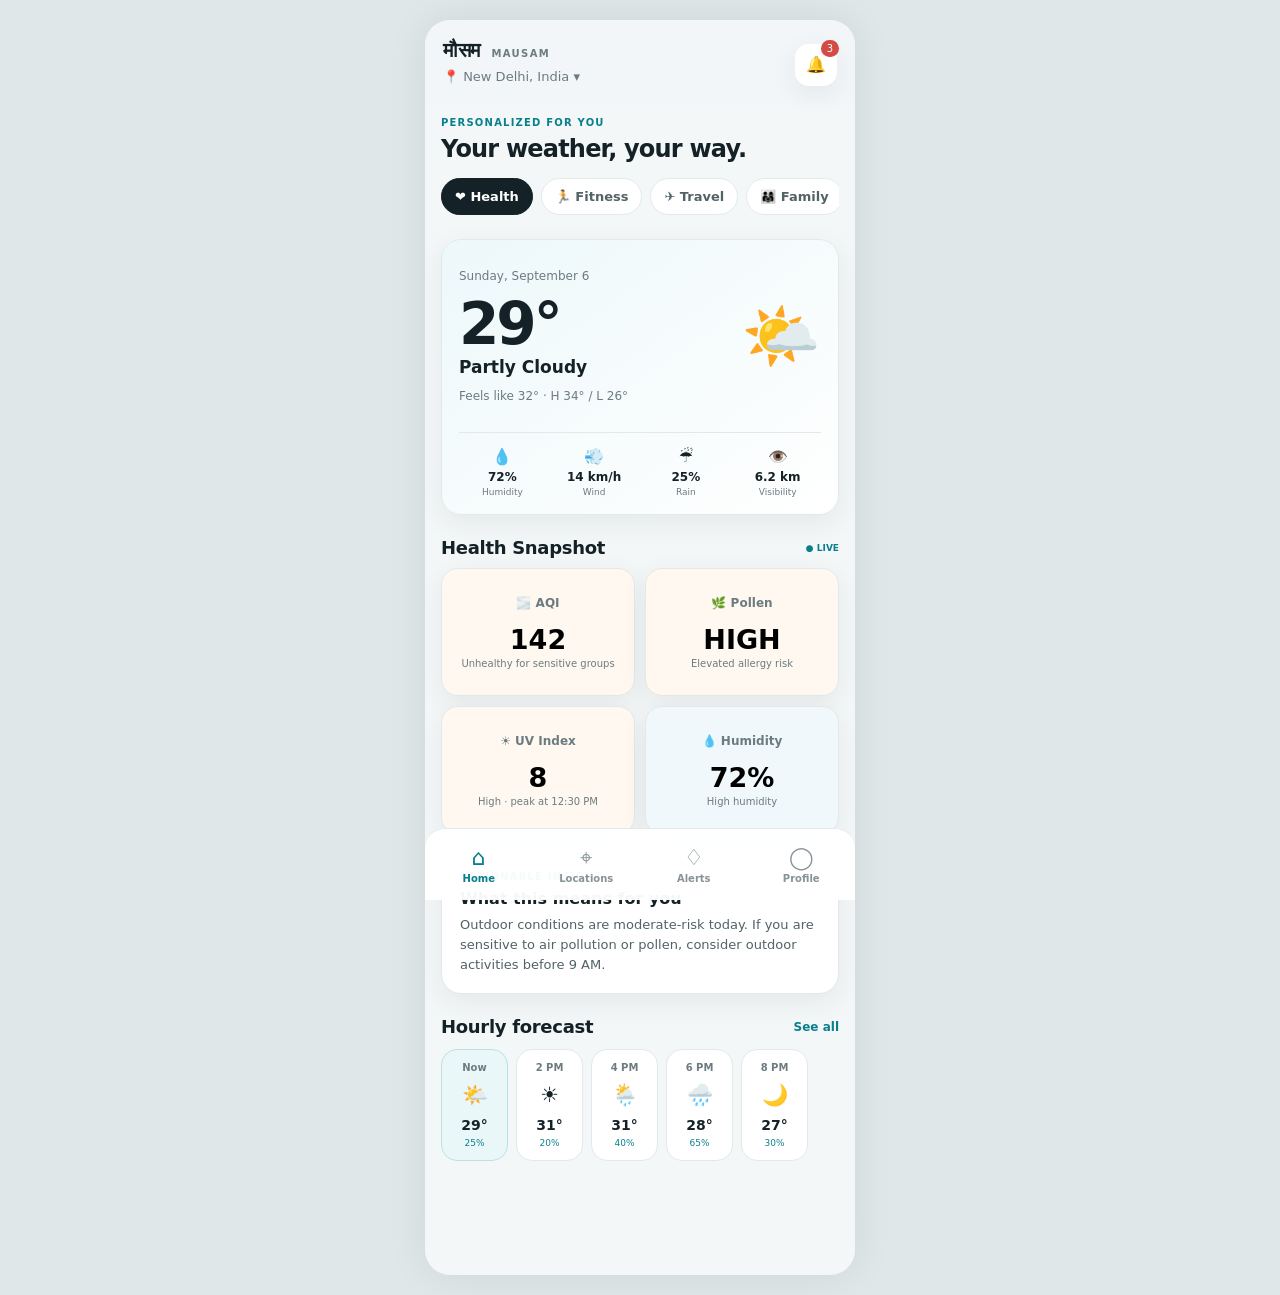
<file: mausam_personalized_prototype/index.html>
<!DOCTYPE html>
<html lang="en">
<head>
  <meta charset="UTF-8">
  <meta name="viewport" content="width=device-width, initial-scale=1.0">
  <title>Mausam | Personalized Weather</title>
  <link rel="stylesheet" href="styles.css">
</head>
<body>
  <div class="app-shell">
    <header class="topbar">
      <div>
        <div class="brand">मौसम <span>MAUSAM</span></div>
        <button class="location-btn" onclick="openPage('locations.html')">📍 New Delhi, India ▾</button>
      </div>
      <button class="icon-btn" onclick="openPage('alerts.html')">🔔<span class="badge">3</span></button>
    </header>

    <main class="page home-page">
      <section class="lifestyle-section">
        <div class="section-heading">
          <div><span class="eyebrow">PERSONALIZED FOR YOU</span><h1>Your weather, your way.</h1></div>
        </div>
        <div class="lifestyle-row" id="lifestyleRow">
          <button class="life-chip active" data-profile="health">❤️ Health</button>
          <button class="life-chip" data-profile="fitness">🏃 Fitness</button>
          <button class="life-chip" data-profile="travel">✈️ Travel</button>
          <button class="life-chip" data-profile="family">👨‍👩‍👧 Family</button>
          <button class="life-chip" data-profile="agriculture">🌱 Farm</button>
          <button class="life-chip" data-profile="commute">🚗 Commute</button>
          <button class="life-chip" data-profile="beach">🏖️ Beach</button>
          <button class="life-chip" data-profile="events">🎉 Events</button>
        </div>
      </section>

      <section class="hero-weather card">
        <div class="weather-main">
          <div>
            <p class="muted">Sunday, September 6</p>
            <h2 id="temperature">29°</h2>
            <p class="condition">Partly Cloudy</p>
            <p class="muted">Feels like 32° · H 34° / L 26°</p>
          </div>
          <div class="weather-art">🌤️</div>
        </div>
        <div class="metric-strip">
          <div><span>💧</span><b>72%</b><small>Humidity</small></div>
          <div><span>💨</span><b>14 km/h</b><small>Wind</small></div>
          <div><span>☔</span><b>25%</b><small>Rain</small></div>
          <div><span>👁️</span><b>6.2 km</b><small>Visibility</small></div>
        </div>
      </section>

      <section>
        <div class="section-title-row"><h2 id="profileTitle">Health Snapshot</h2><span class="live">● LIVE</span></div>
        <div id="dashboardGrid" class="dashboard-grid"></div>
      </section>

      <section class="card recommendation" id="recommendation"></section>

      <section>
        <div class="section-title-row"><h2>Hourly forecast</h2><a href="forecast.html">See all</a></div>
        <div class="hourly-row">
          <div class="hour now"><b>Now</b><span>🌤️</span><strong>29°</strong><small>25%</small></div>
          <div class="hour"><b>2 PM</b><span>☀️</span><strong>31°</strong><small>20%</small></div>
          <div class="hour"><b>4 PM</b><span>🌦️</span><strong>31°</strong><small>40%</small></div>
          <div class="hour"><b>6 PM</b><span>🌧️</span><strong>28°</strong><small>65%</small></div>
          <div class="hour"><b>8 PM</b><span>🌙</span><strong>27°</strong><small>30%</small></div>
        </div>
      </section>
    </main>

    <nav class="bottom-nav">
      <a class="active" href="index.html">⌂<span>Home</span></a>
      <a href="locations.html">⌖<span>Locations</span></a>
      <a href="alerts.html">♢<span>Alerts</span></a>
      <a href="profile.html">◯<span>Profile</span></a>
    </nav>
  </div>
  <script src="app.js"></script>
</body>
</html>
</file>
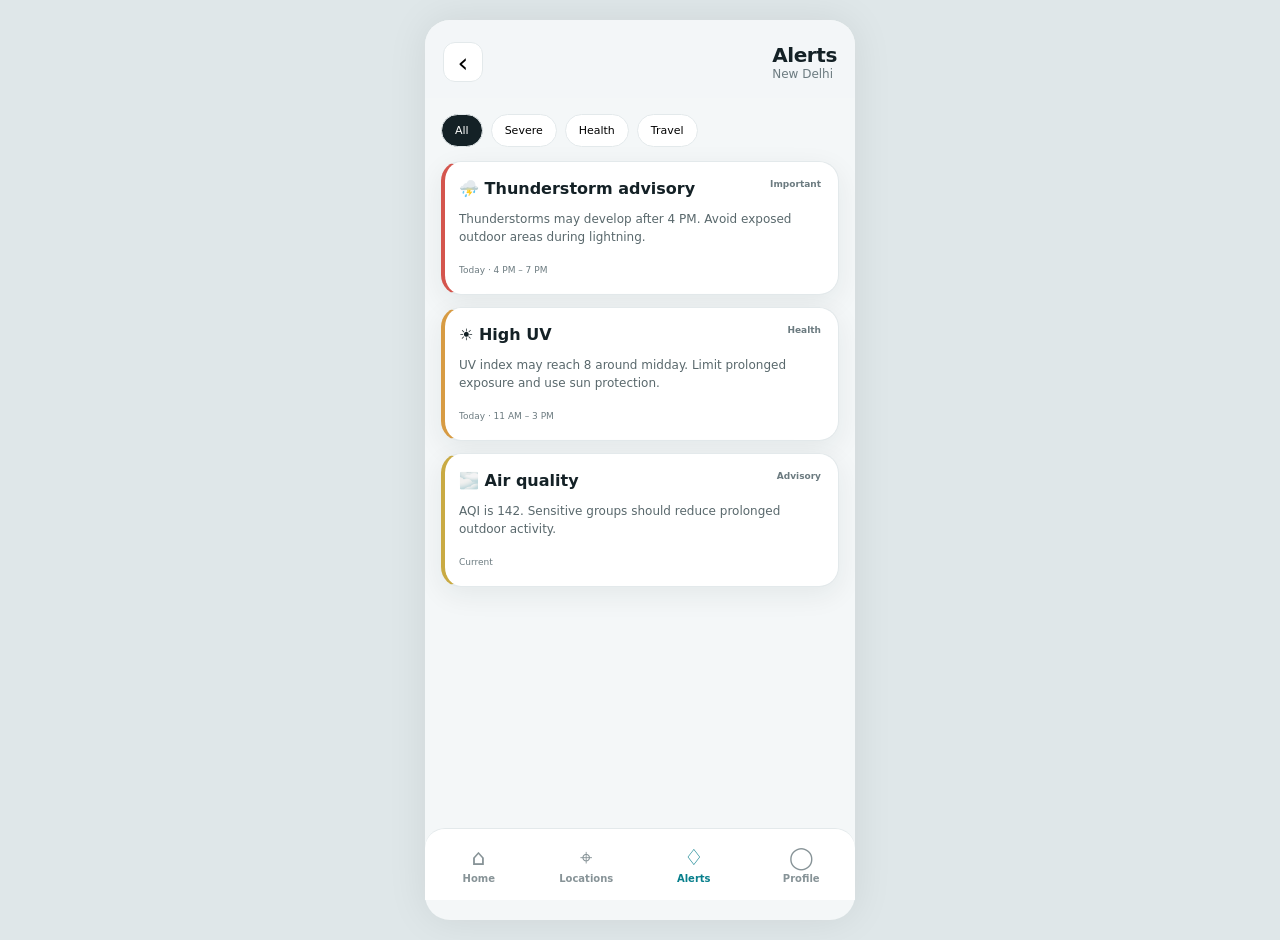
<file: mausam_personalized_prototype/alerts.html>
<!DOCTYPE html>
<html lang="en"><head><meta charset="UTF-8"><meta name="viewport" content="width=device-width,initial-scale=1.0"><title>Alerts | Mausam</title><link rel="stylesheet" href="styles.css"></head>
<body><div class="app-shell"><header class="topbar"><button class="back-btn" onclick="history.back()">‹</button><div><div class="brand">Alerts</div><div class="muted">New Delhi</div></div></header><main class="page">
<div class="filter-row"><button class="filter active">All</button><button class="filter">Severe</button><button class="filter">Health</button><button class="filter">Travel</button></div>
<div class="alert-list">
<article class="card alert-card red"><div class="alert-head"><b>⛈️ Thunderstorm advisory</b><span>Important</span></div><p>Thunderstorms may develop after 4 PM. Avoid exposed outdoor areas during lightning.</p><small>Today · 4 PM – 7 PM</small></article>
<article class="card alert-card orange"><div class="alert-head"><b>☀️ High UV</b><span>Health</span></div><p>UV index may reach 8 around midday. Limit prolonged exposure and use sun protection.</p><small>Today · 11 AM – 3 PM</small></article>
<article class="card alert-card yellow"><div class="alert-head"><b>🌫️ Air quality</b><span>Advisory</span></div><p>AQI is 142. Sensitive groups should reduce prolonged outdoor activity.</p><small>Current</small></article>
</div></main><nav class="bottom-nav"><a href="index.html">⌂<span>Home</span></a><a href="locations.html">⌖<span>Locations</span></a><a class="active" href="alerts.html">♢<span>Alerts</span></a><a href="profile.html">◯<span>Profile</span></a></nav></div></body></html>
</file>
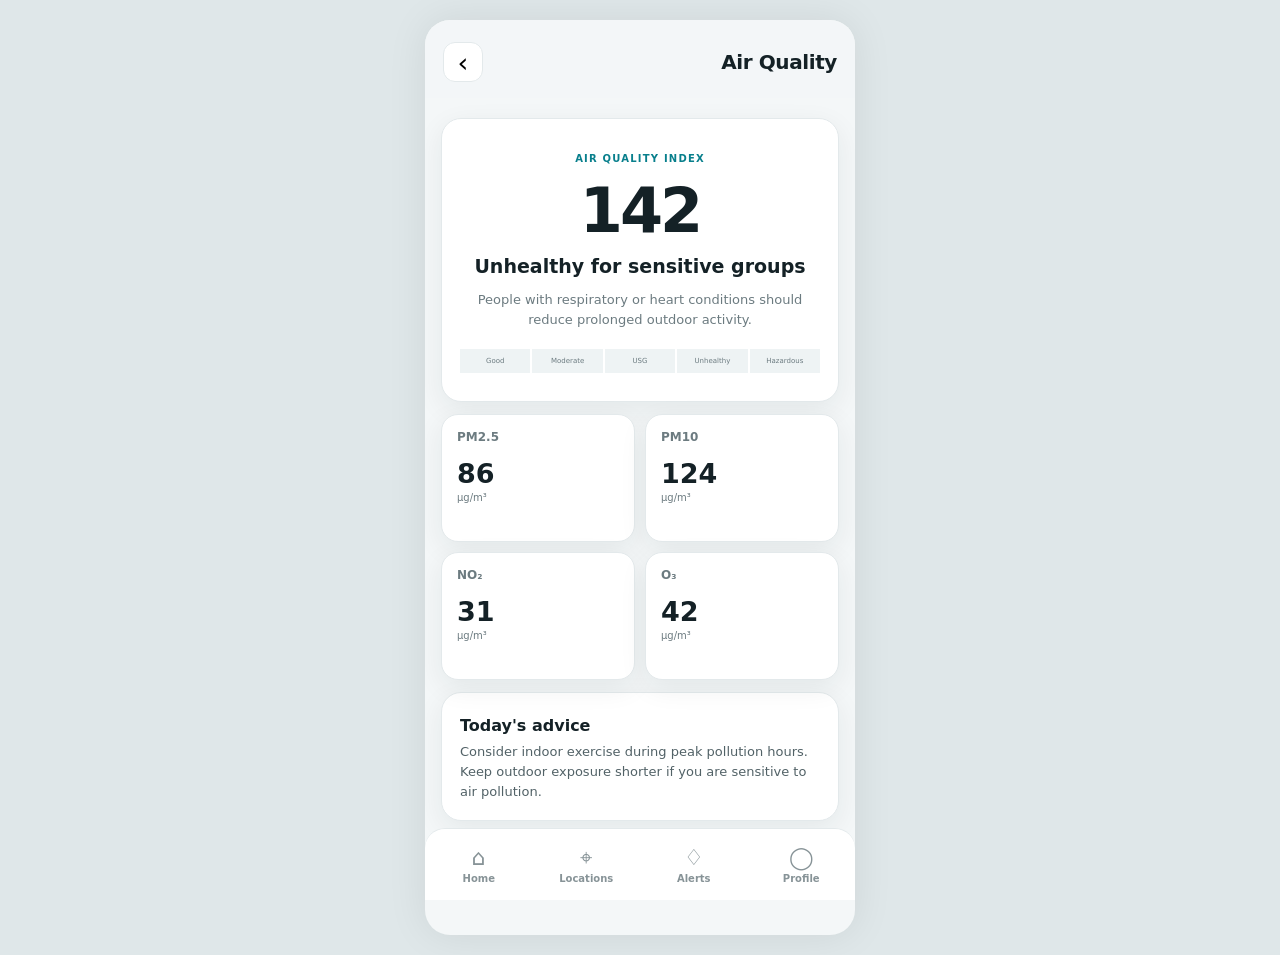
<file: mausam_personalized_prototype/aqi.html>
<!DOCTYPE html>
<html lang="en"><head><meta charset="UTF-8"><meta name="viewport" content="width=device-width,initial-scale=1.0"><title>AQI | Mausam</title><link rel="stylesheet" href="styles.css"></head>
<body><div class="app-shell"><header class="topbar"><button class="back-btn" onclick="history.back()">‹</button><div class="brand">Air Quality</div></header><main class="page">
<section class="card detail-hero"><span class="eyebrow">AIR QUALITY INDEX</span><div class="big-score">142</div><h1>Unhealthy for sensitive groups</h1><p>People with respiratory or heart conditions should reduce prolonged outdoor activity.</p><div class="scale"><span>Good</span><span>Moderate</span><span>USG</span><span>Unhealthy</span><span>Hazardous</span></div></section>
<div class="dashboard-grid"><div class="metric-card"><span>PM2.5</span><strong>86</strong><small>µg/m³</small></div><div class="metric-card"><span>PM10</span><strong>124</strong><small>µg/m³</small></div><div class="metric-card"><span>NO₂</span><strong>31</strong><small>µg/m³</small></div><div class="metric-card"><span>O₃</span><strong>42</strong><small>µg/m³</small></div></div>
<section class="card recommendation"><h3>Today's advice</h3><p>Consider indoor exercise during peak pollution hours. Keep outdoor exposure shorter if you are sensitive to air pollution.</p></section>
</main><nav class="bottom-nav"><a href="index.html">⌂<span>Home</span></a><a href="locations.html">⌖<span>Locations</span></a><a href="alerts.html">♢<span>Alerts</span></a><a href="profile.html">◯<span>Profile</span></a></nav></div></body></html>
</file>
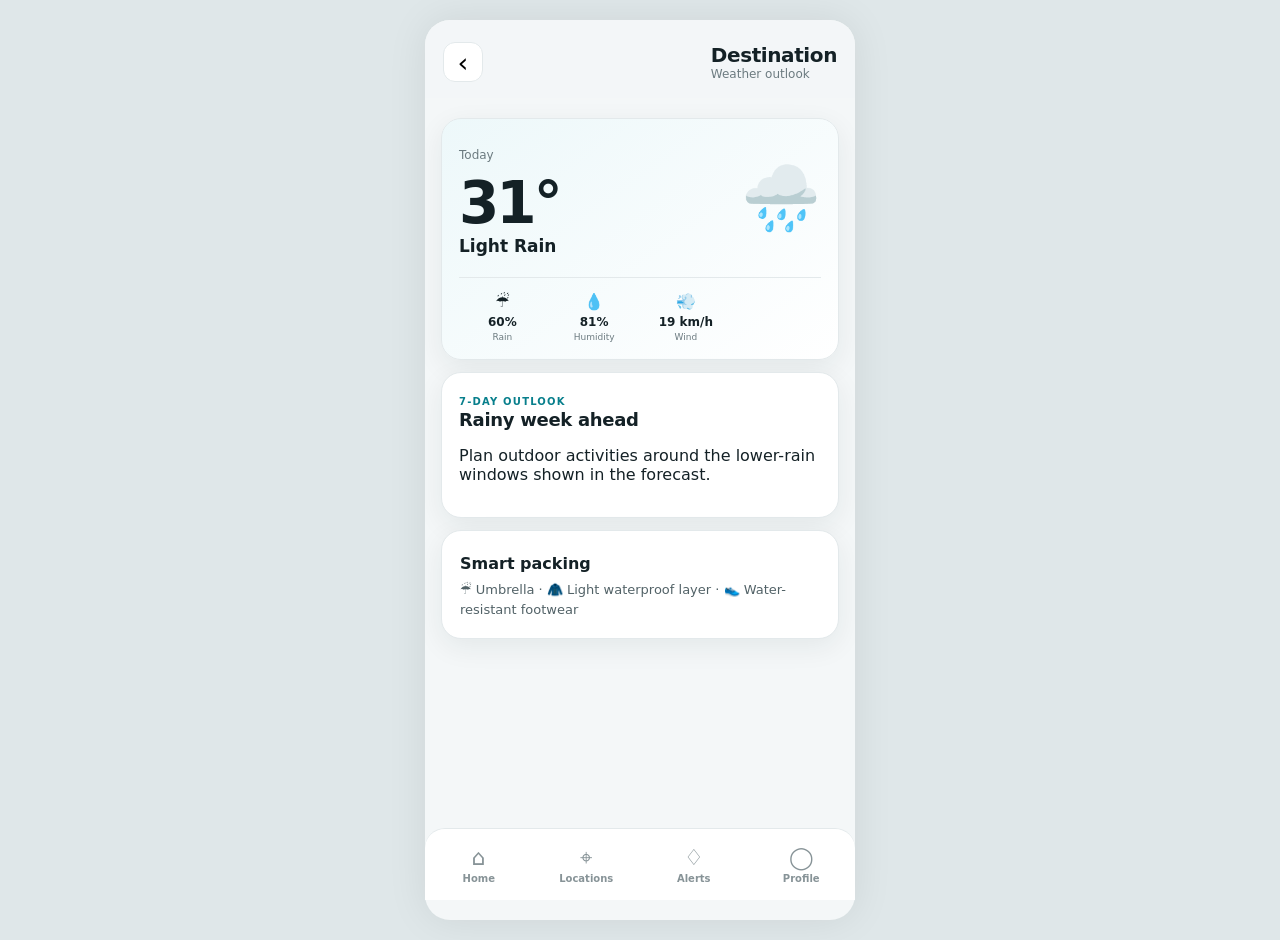
<file: mausam_personalized_prototype/destination.html>
<!DOCTYPE html>
<html lang="en"><head><meta charset="UTF-8"><meta name="viewport" content="width=device-width,initial-scale=1.0"><title>Destination | Mausam</title><link rel="stylesheet" href="styles.css"></head>
<body><div class="app-shell"><header class="topbar"><button class="back-btn" onclick="history.back()">‹</button><div><div class="brand" id="cityName">Destination</div><div class="muted">Weather outlook</div></div></header><main class="page">
<section class="hero-weather card"><div class="weather-main"><div><p class="muted">Today</p><h2 id="destTemp">31°</h2><p class="condition" id="destCondition">Light Rain</p></div><div class="weather-art">🌧️</div></div><div class="metric-strip"><div><span>☔</span><b>60%</b><small>Rain</small></div><div><span>💧</span><b>81%</b><small>Humidity</small></div><div><span>💨</span><b>19 km/h</b><small>Wind</small></div></div></section>
<section class="card"><span class="eyebrow">7-DAY OUTLOOK</span><h2>Rainy week ahead</h2><p>Plan outdoor activities around the lower-rain windows shown in the forecast.</p></section>
<section class="card recommendation"><h3>Smart packing</h3><p>☔ Umbrella · 🧥 Light waterproof layer · 👟 Water-resistant footwear</p></section>
</main><nav class="bottom-nav"><a href="index.html">⌂<span>Home</span></a><a href="locations.html">⌖<span>Locations</span></a><a href="alerts.html">♢<span>Alerts</span></a><a href="profile.html">◯<span>Profile</span></a></nav></div>
<script>
const params=new URLSearchParams(location.search), city=params.get('city')||'Destination'; document.getElementById('cityName').textContent=city;
const data={Mumbai:['31°','Light Rain','🌧️'],London:['16°','Rain','🌦️'],Jaipur:['33°','Sunny','☀️']}; if(data[city]){document.getElementById('destTemp').textContent=data[city][0];document.getElementById('destCondition').textContent=data[city][1];document.querySelector('.weather-art').textContent=data[city][2];}
</script></body></html>
</file>
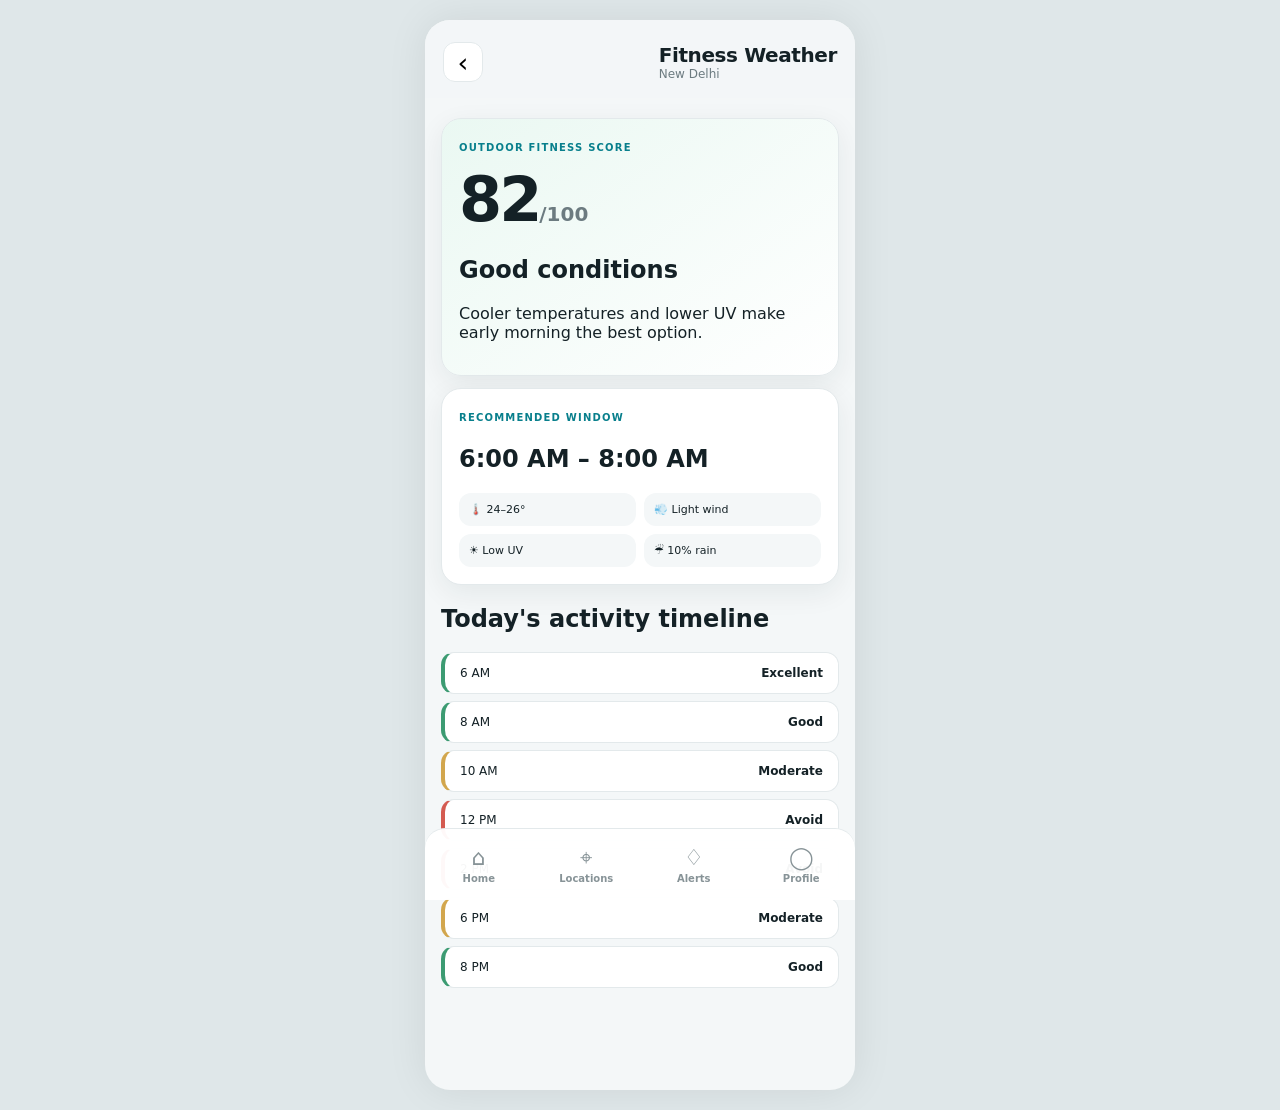
<file: mausam_personalized_prototype/fitness.html>
<!DOCTYPE html>
<html lang="en"><head><meta charset="UTF-8"><meta name="viewport" content="width=device-width,initial-scale=1.0"><title>Fitness | Mausam</title><link rel="stylesheet" href="styles.css"></head>
<body><div class="app-shell"><header class="topbar"><button class="back-btn" onclick="history.back()">‹</button><div><div class="brand">Fitness Weather</div><div class="muted">New Delhi</div></div></header><main class="page">
<section class="card score-hero"><span class="eyebrow">OUTDOOR FITNESS SCORE</span><div class="big-score">82<span>/100</span></div><h1>Good conditions</h1><p>Cooler temperatures and lower UV make early morning the best option.</p></section>
<section class="card"><span class="eyebrow">RECOMMENDED WINDOW</span><h1>6:00 AM – 8:00 AM</h1><div class="reason-grid"><span>🌡️ 24–26°</span><span>💨 Light wind</span><span>☀️ Low UV</span><span>☔ 10% rain</span></div></section>
<h2>Today's activity timeline</h2><div class="activity-timeline"><div class="good">6 AM <b>Excellent</b></div><div class="good">8 AM <b>Good</b></div><div class="moderate">10 AM <b>Moderate</b></div><div class="avoid">12 PM <b>Avoid</b></div><div class="avoid">2 PM <b>Avoid</b></div><div class="moderate">6 PM <b>Moderate</b></div><div class="good">8 PM <b>Good</b></div></div>
</main><nav class="bottom-nav"><a href="index.html">⌂<span>Home</span></a><a href="locations.html">⌖<span>Locations</span></a><a href="alerts.html">♢<span>Alerts</span></a><a href="profile.html">◯<span>Profile</span></a></nav></div></body></html>
</file>
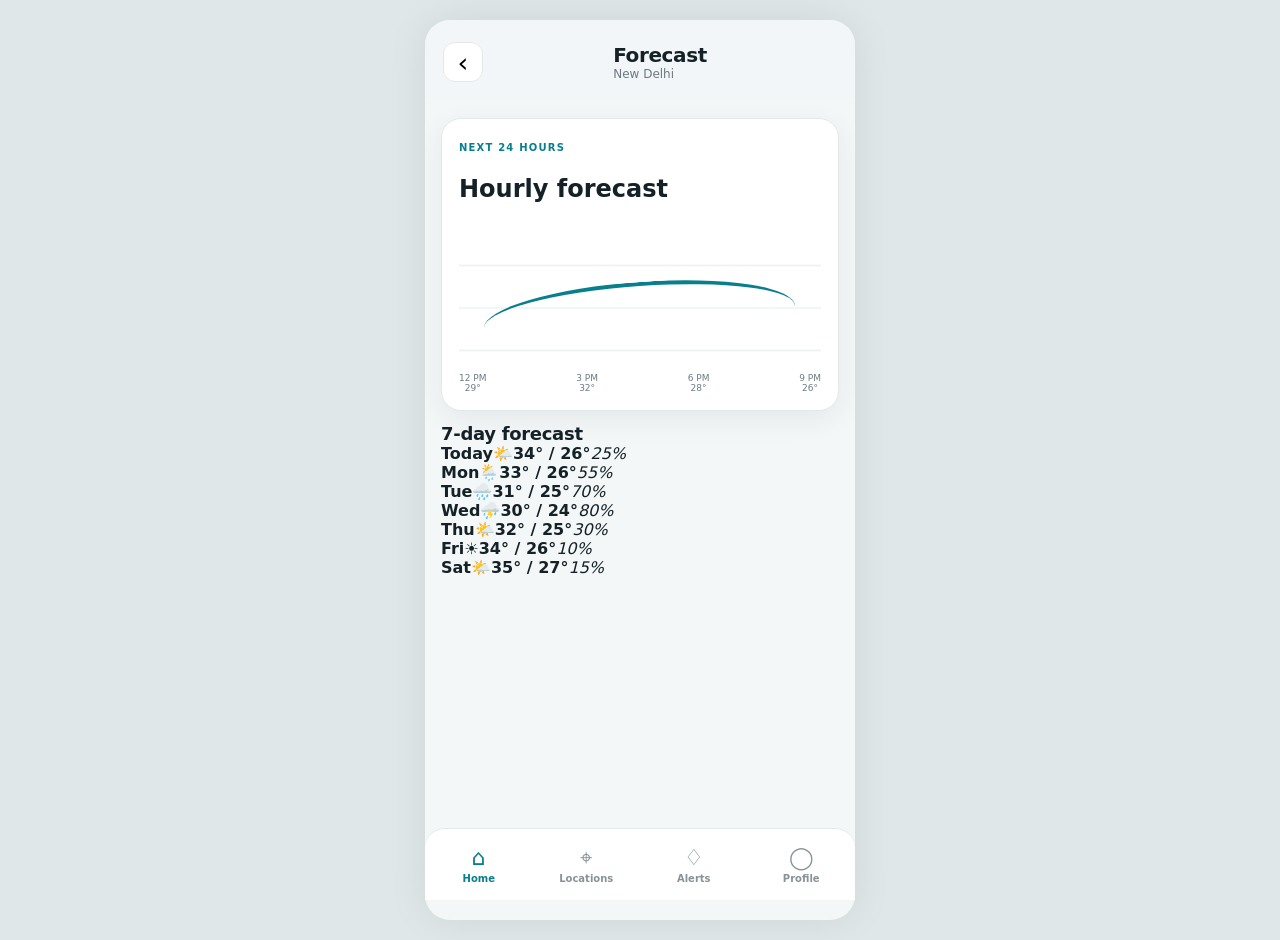
<file: mausam_personalized_prototype/forecast.html>
<!DOCTYPE html>
<html lang="en">
<head><meta charset="UTF-8"><meta name="viewport" content="width=device-width,initial-scale=1.0"><title>Forecast | Mausam</title><link rel="stylesheet" href="styles.css"></head>
<body><div class="app-shell">
<header class="topbar"><button class="back-btn" onclick="history.back()">‹</button><div><div class="brand">Forecast</div><div class="muted">New Delhi</div></div><span></span></header>
<main class="page">
<section class="card"><span class="eyebrow">NEXT 24 HOURS</span><h1>Hourly forecast</h1><div class="chart"><div class="chart-line"></div><div class="chart-labels"><span>12 PM<br>29°</span><span>3 PM<br>32°</span><span>6 PM<br>28°</span><span>9 PM<br>26°</span></div></div></section>
<section><h2>7-day forecast</h2><div class="daily-list">
<div class="daily"><b>Today</b><span>🌤️</span><strong>34° / 26°</strong><em>25%</em></div>
<div class="daily"><b>Mon</b><span>🌦️</span><strong>33° / 26°</strong><em>55%</em></div>
<div class="daily"><b>Tue</b><span>🌧️</span><strong>31° / 25°</strong><em>70%</em></div>
<div class="daily"><b>Wed</b><span>⛈️</span><strong>30° / 24°</strong><em>80%</em></div>
<div class="daily"><b>Thu</b><span>🌤️</span><strong>32° / 25°</strong><em>30%</em></div>
<div class="daily"><b>Fri</b><span>☀️</span><strong>34° / 26°</strong><em>10%</em></div>
<div class="daily"><b>Sat</b><span>🌤️</span><strong>35° / 27°</strong><em>15%</em></div>
</div></section></main>
<nav class="bottom-nav"><a class="active" href="index.html">⌂<span>Home</span></a><a href="locations.html">⌖<span>Locations</span></a><a href="alerts.html">♢<span>Alerts</span></a><a href="profile.html">◯<span>Profile</span></a></nav>
</div></body></html>
</file>
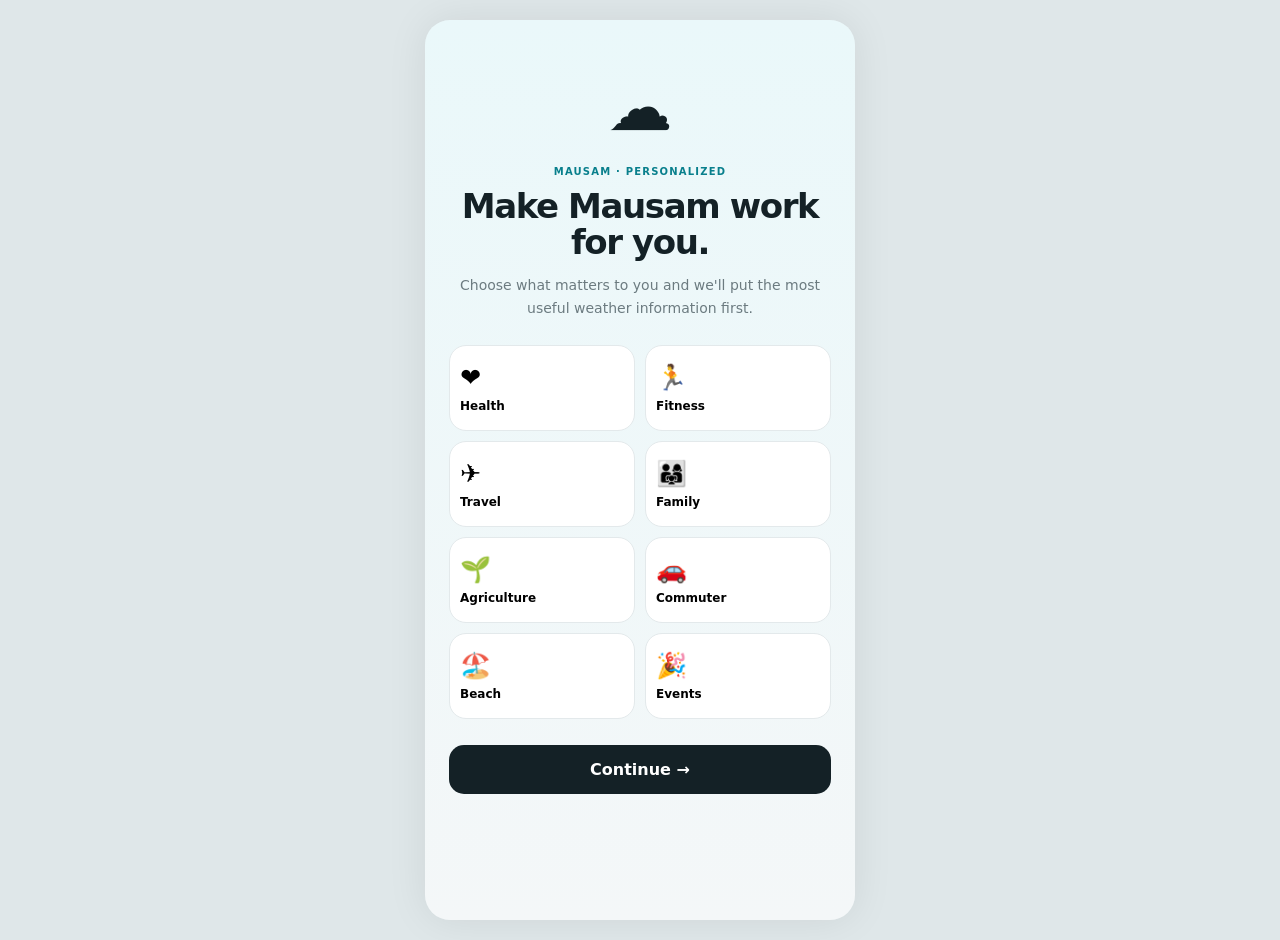
<file: mausam_personalized_prototype/onboarding.html>
<!DOCTYPE html>
<html lang="en"><head><meta charset="UTF-8"><meta name="viewport" content="width=device-width,initial-scale=1.0"><title>Welcome to Mausam</title><link rel="stylesheet" href="styles.css"></head>
<body><div class="app-shell onboarding"><main class="onboarding-content"><div class="logo-mark">☁️</div><span class="eyebrow">MAUSAM · PERSONALIZED</span><h1>Make Mausam work for you.</h1><p>Choose what matters to you and we'll put the most useful weather information first.</p><div class="onboard-grid">
<button data-choice="health">❤️<b>Health</b></button><button data-choice="fitness">🏃<b>Fitness</b></button><button data-choice="travel">✈️<b>Travel</b></button><button data-choice="family">👨‍👩‍👧<b>Family</b></button><button data-choice="agriculture">🌱<b>Agriculture</b></button><button data-choice="commute">🚗<b>Commuter</b></button><button data-choice="beach">🏖️<b>Beach</b></button><button data-choice="events">🎉<b>Events</b></button>
</div><button class="primary-btn" onclick="finish()">Continue →</button></main></div>
<script>let choices=[];document.querySelectorAll('[data-choice]').forEach(b=>b.onclick=()=>{b.classList.toggle('selected');const c=b.dataset.choice;choices=choices.includes(c)?choices.filter(x=>x!==c):[...choices,c]});function finish(){if(!choices.length)choices=['health'];localStorage.setItem('mausamInterests',JSON.stringify(choices));location.href='index.html'}</script></body></html>
</file>
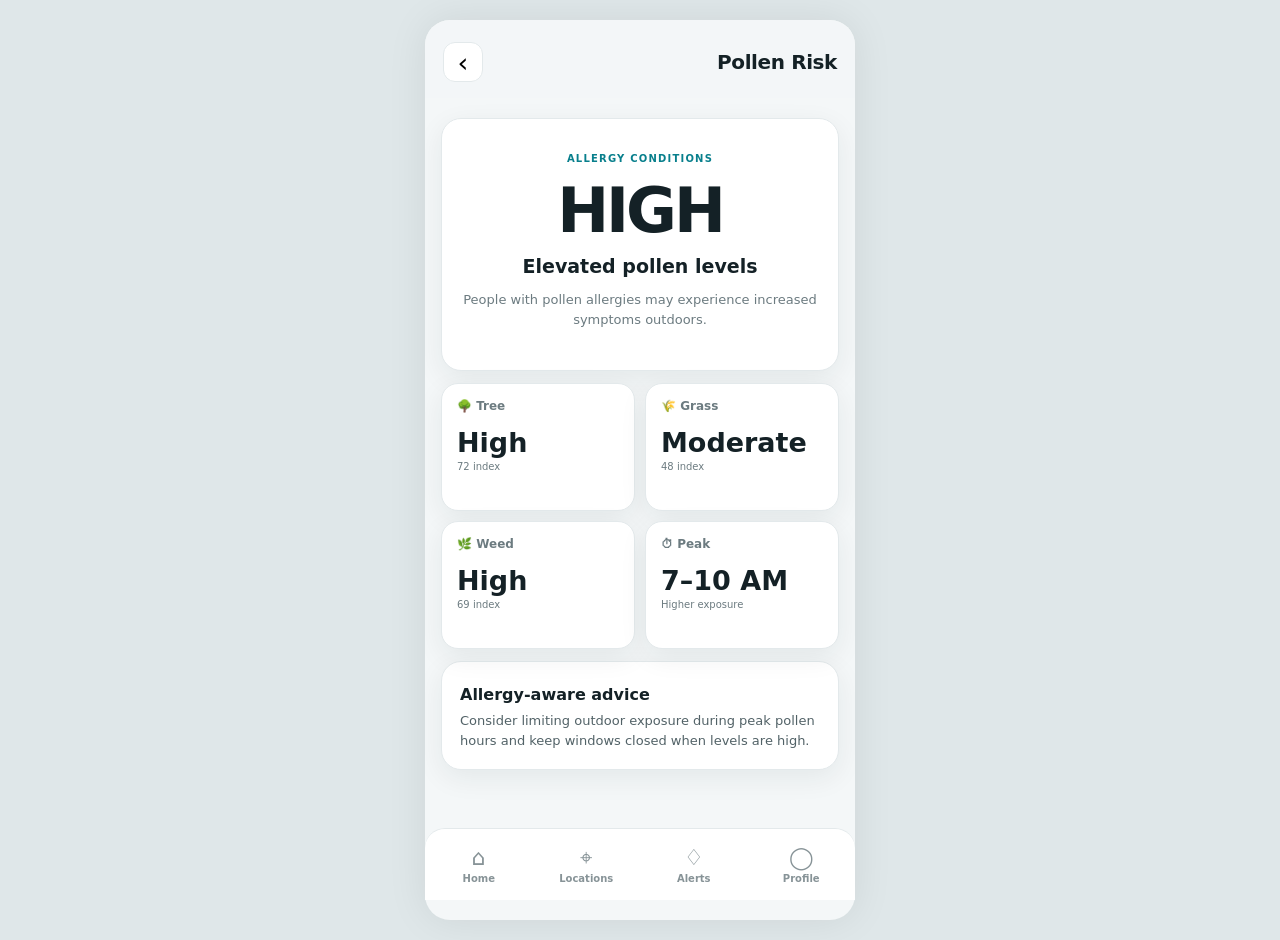
<file: mausam_personalized_prototype/pollen.html>
<!DOCTYPE html>
<html lang="en"><head><meta charset="UTF-8"><meta name="viewport" content="width=device-width,initial-scale=1.0"><title>Pollen | Mausam</title><link rel="stylesheet" href="styles.css"></head>
<body><div class="app-shell"><header class="topbar"><button class="back-btn" onclick="history.back()">‹</button><div class="brand">Pollen Risk</div></header><main class="page">
<section class="card detail-hero"><span class="eyebrow">ALLERGY CONDITIONS</span><div class="big-score">HIGH</div><h1>Elevated pollen levels</h1><p>People with pollen allergies may experience increased symptoms outdoors.</p></section>
<div class="dashboard-grid"><div class="metric-card"><span>🌳 Tree</span><strong>High</strong><small>72 index</small></div><div class="metric-card"><span>🌾 Grass</span><strong>Moderate</strong><small>48 index</small></div><div class="metric-card"><span>🌿 Weed</span><strong>High</strong><small>69 index</small></div><div class="metric-card"><span>⏱ Peak</span><strong>7–10 AM</strong><small>Higher exposure</small></div></div>
<section class="card recommendation"><h3>Allergy-aware advice</h3><p>Consider limiting outdoor exposure during peak pollen hours and keep windows closed when levels are high.</p></section></main>
<nav class="bottom-nav"><a href="index.html">⌂<span>Home</span></a><a href="locations.html">⌖<span>Locations</span></a><a href="alerts.html">♢<span>Alerts</span></a><a href="profile.html">◯<span>Profile</span></a></nav></div></body></html>
</file>
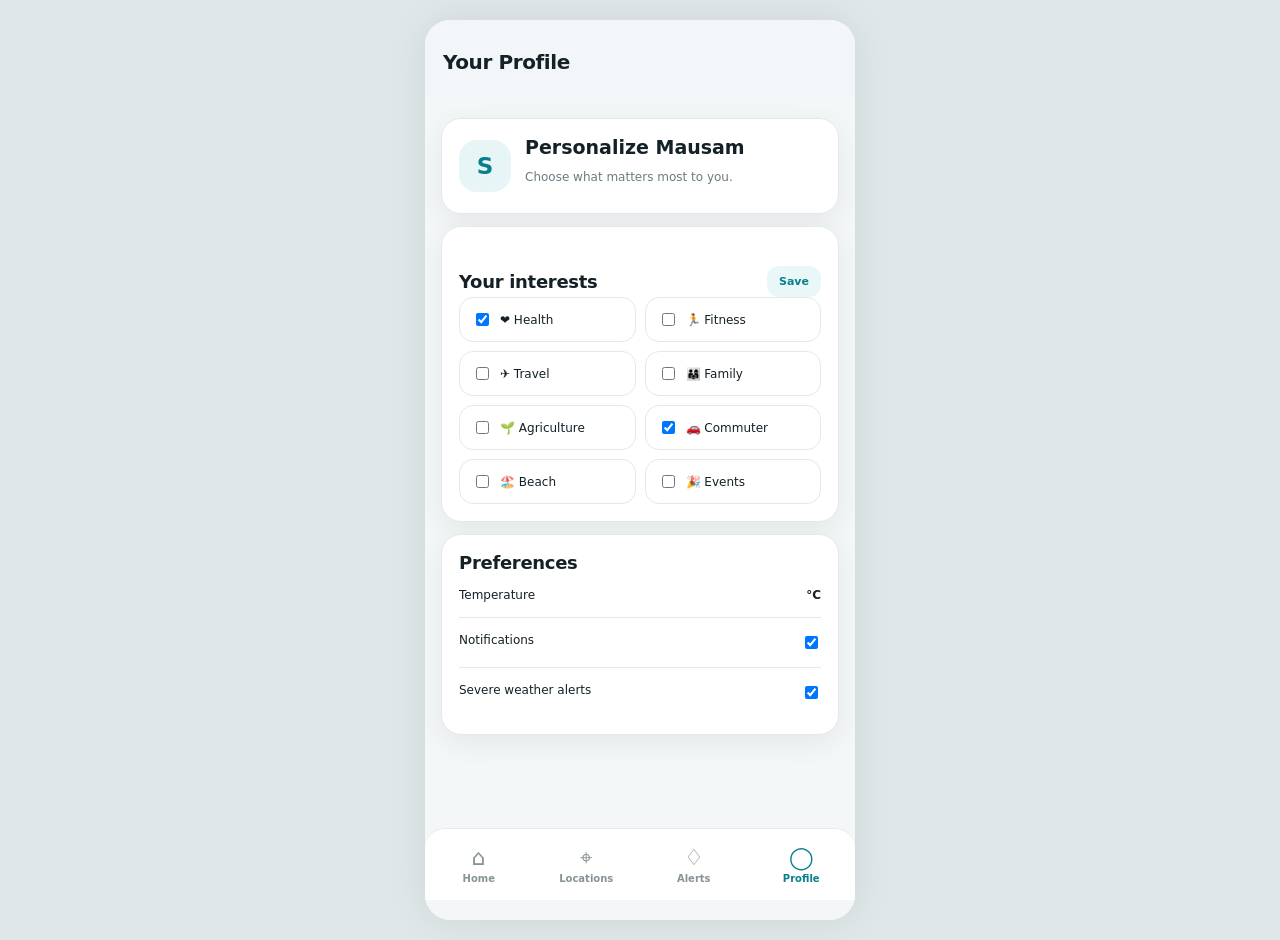
<file: mausam_personalized_prototype/profile.html>
<!DOCTYPE html>
<html lang="en"><head><meta charset="UTF-8"><meta name="viewport" content="width=device-width,initial-scale=1.0"><title>Profile | Mausam</title><link rel="stylesheet" href="styles.css"></head>
<body><div class="app-shell"><header class="topbar"><div class="brand">Your Profile</div></header><main class="page">
<section class="profile-head card"><div class="avatar">S</div><div><h1>Personalize Mausam</h1><p class="muted">Choose what matters most to you.</p></div></section>
<section class="card"><div class="section-title-row"><h2>Your interests</h2><button class="small-btn" onclick="saveProfile()">Save</button></div><div class="profile-options">
<label><input type="checkbox" value="health" checked> ❤️ Health</label><label><input type="checkbox" value="fitness"> 🏃 Fitness</label><label><input type="checkbox" value="travel"> ✈️ Travel</label><label><input type="checkbox" value="family"> 👨‍👩‍👧 Family</label><label><input type="checkbox" value="agriculture"> 🌱 Agriculture</label><label><input type="checkbox" value="commute" checked> 🚗 Commuter</label><label><input type="checkbox" value="beach"> 🏖️ Beach</label><label><input type="checkbox" value="events"> 🎉 Events</label>
</div></section>
<section class="card settings"><h2>Preferences</h2><div class="setting"><span>Temperature</span><b>°C</b></div><div class="setting"><span>Notifications</span><input type="checkbox" checked></div><div class="setting"><span>Severe weather alerts</span><input type="checkbox" checked></div></section>
</main><nav class="bottom-nav"><a href="index.html">⌂<span>Home</span></a><a href="locations.html">⌖<span>Locations</span></a><a href="alerts.html">♢<span>Alerts</span></a><a class="active" href="profile.html">◯<span>Profile</span></a></nav></div>
<script>function saveProfile(){const selected=[...document.querySelectorAll('.profile-options input:checked')].map(x=>x.value);localStorage.setItem('mausamInterests',JSON.stringify(selected));alert('Preferences saved. Your homepage will prioritize these interests.');}</script></body></html>
</file>
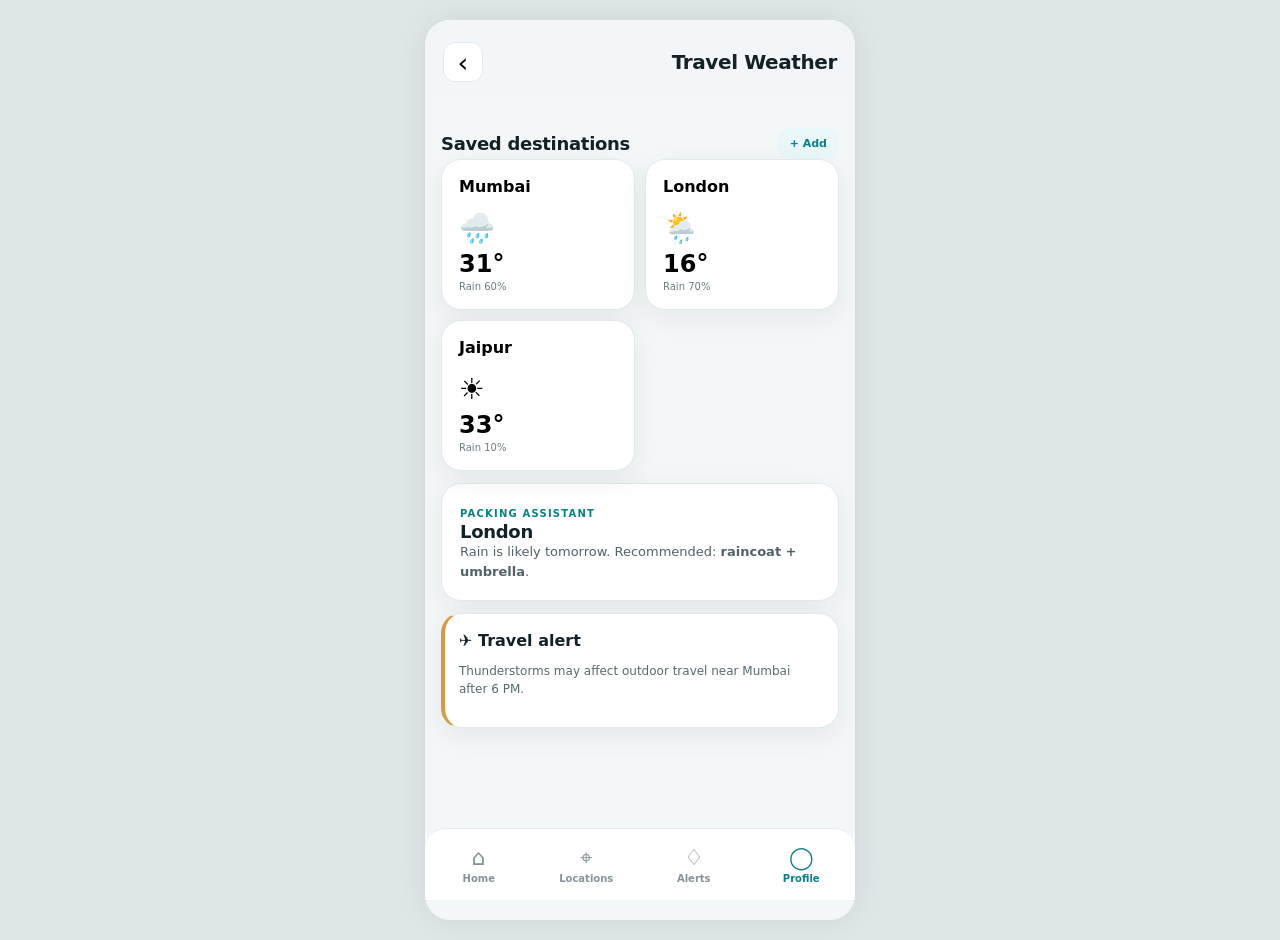
<file: mausam_personalized_prototype/travel.html>
<!DOCTYPE html>
<html lang="en"><head><meta charset="UTF-8"><meta name="viewport" content="width=device-width,initial-scale=1.0"><title>Travel | Mausam</title><link rel="stylesheet" href="styles.css"></head>
<body><div class="app-shell"><header class="topbar"><button class="back-btn" onclick="history.back()">‹</button><div class="brand">Travel Weather</div></header><main class="page">
<section><div class="section-title-row"><h2>Saved destinations</h2><button class="small-btn" onclick="openPage('locations.html')">+ Add</button></div>
<div class="destination-grid"><button class="destination card" onclick="openPage('destination.html?city=Mumbai')"><b>Mumbai</b><span>🌧️</span><strong>31°</strong><small>Rain 60%</small></button><button class="destination card" onclick="openPage('destination.html?city=London')"><b>London</b><span>🌦️</span><strong>16°</strong><small>Rain 70%</small></button><button class="destination card" onclick="openPage('destination.html?city=Jaipur')"><b>Jaipur</b><span>☀️</span><strong>33°</strong><small>Rain 10%</small></button></div></section>
<section class="card recommendation"><span class="eyebrow">PACKING ASSISTANT</span><h2>London</h2><p>Rain is likely tomorrow. Recommended: <b>raincoat + umbrella</b>.</p></section>
<section class="card alert-card orange"><b>✈️ Travel alert</b><p>Thunderstorms may affect outdoor travel near Mumbai after 6 PM.</p></section>
</main><nav class="bottom-nav"><a href="index.html">⌂<span>Home</span></a><a href="locations.html">⌖<span>Locations</span></a><a href="alerts.html">♢<span>Alerts</span></a><a class="active" href="profile.html">◯<span>Profile</span></a></nav></div></body></html>
</file>
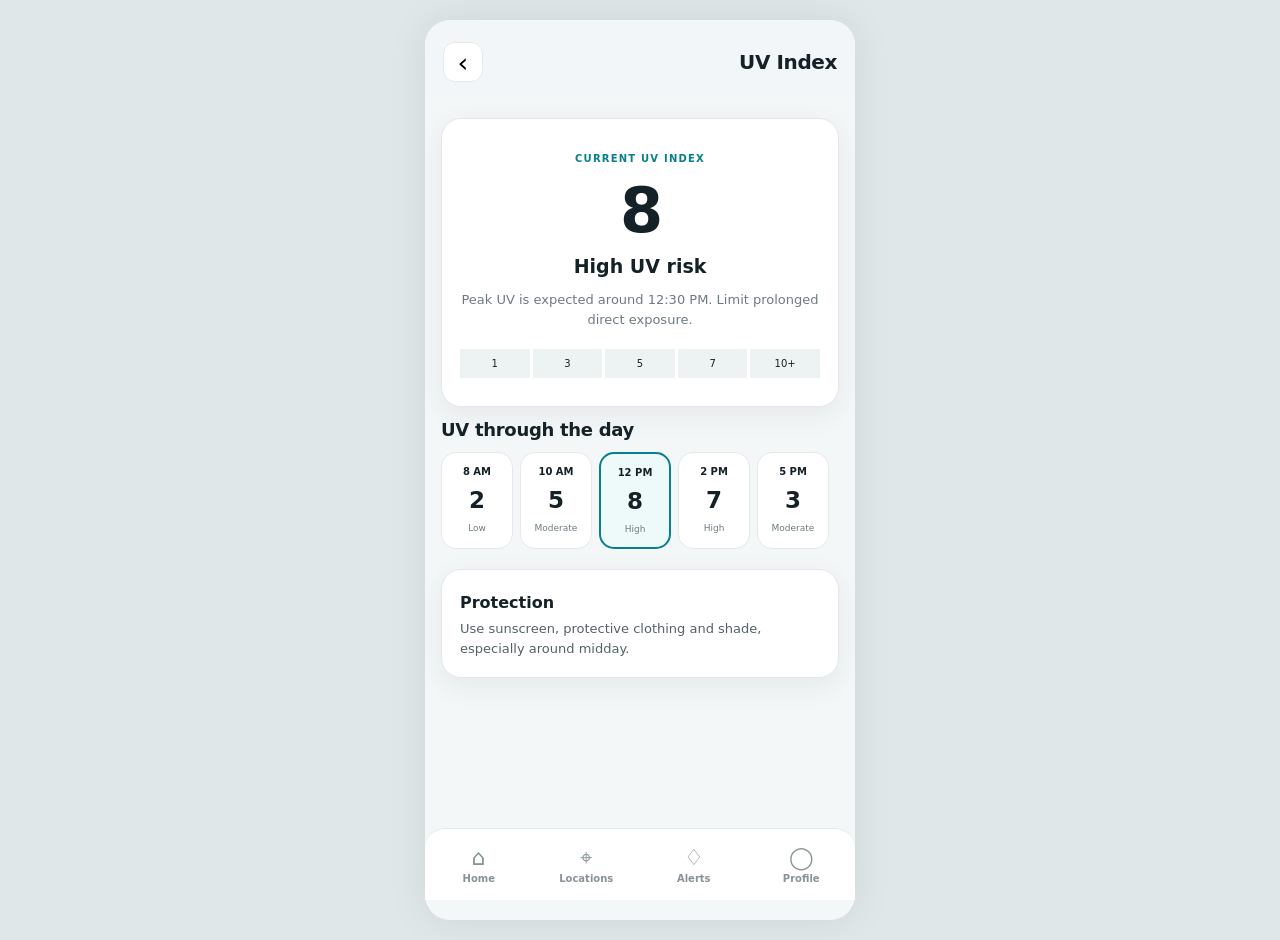
<file: mausam_personalized_prototype/uv.html>
<!DOCTYPE html>
<html lang="en"><head><meta charset="UTF-8"><meta name="viewport" content="width=device-width,initial-scale=1.0"><title>UV Index | Mausam</title><link rel="stylesheet" href="styles.css"></head>
<body><div class="app-shell"><header class="topbar"><button class="back-btn" onclick="history.back()">‹</button><div class="brand">UV Index</div></header><main class="page">
<section class="card detail-hero"><span class="eyebrow">CURRENT UV INDEX</span><div class="big-score">8</div><h1>High UV risk</h1><p>Peak UV is expected around 12:30 PM. Limit prolonged direct exposure.</p><div class="uv-scale"><i>1</i><i>3</i><i>5</i><i>7</i><i>10+</i></div></section>
<section><h2>UV through the day</h2><div class="timeline"><div><b>8 AM</b><strong>2</strong><small>Low</small></div><div><b>10 AM</b><strong>5</strong><small>Moderate</small></div><div class="selected"><b>12 PM</b><strong>8</strong><small>High</small></div><div><b>2 PM</b><strong>7</strong><small>High</small></div><div><b>5 PM</b><strong>3</strong><small>Moderate</small></div></div></section>
<section class="card recommendation"><h3>Protection</h3><p>Use sunscreen, protective clothing and shade, especially around midday.</p></section></main>
<nav class="bottom-nav"><a href="index.html">⌂<span>Home</span></a><a href="locations.html">⌖<span>Locations</span></a><a href="alerts.html">♢<span>Alerts</span></a><a href="profile.html">◯<span>Profile</span></a></nav></div></body></html>
</file>
<file: mausam_personalized_prototype/styles.css>
:root{--bg:#f4f7f8;--surface:#fff;--text:#142126;--muted:#6c7b80;--primary:#087f8c;--primary2:#0d9aaa;--line:#e3e9eb;--shadow:0 8px 28px rgba(18,40,45,.07);--radius:20px}*{box-sizing:border-box}body{margin:0;background:#dfe7e9;color:var(--text);font-family:Inter,system-ui,-apple-system,BlinkMacSystemFont,"Segoe UI",sans-serif}.app-shell{width:100%;max-width:430px;min-height:100vh;margin:auto;background:var(--bg);position:relative;padding-bottom:78px;box-shadow:0 0 40px rgba(0,0,0,.08)}button,a{font:inherit}button{border:0;cursor:pointer}.topbar{min-height:78px;padding:18px 18px 12px;display:flex;align-items:center;justify-content:space-between;background:rgba(244,247,248,.94);position:sticky;top:0;z-index:10}.brand{font-size:20px;font-weight:850;letter-spacing:-.4px}.brand span{font-size:10px;letter-spacing:1.4px;color:var(--muted);margin-left:5px}.location-btn{background:none;padding:7px 0;color:var(--muted);font-size:13px}.icon-btn{width:42px;height:42px;border-radius:14px;background:var(--surface);box-shadow:var(--shadow);position:relative}.badge{position:absolute;right:-2px;top:-4px;background:#d44b45;color:#fff;border-radius:99px;font-size:10px;padding:3px 6px}.page{padding:8px 16px 24px}.eyebrow{font-size:10px;letter-spacing:1.2px;color:var(--primary);font-weight:800}.section-heading h1{font-size:24px;margin:5px 0 12px;letter-spacing:-.8px}.lifestyle-row{display:flex;gap:8px;overflow-x:auto;padding:3px 0 12px;scrollbar-width:none}.lifestyle-row::-webkit-scrollbar{display:none}.life-chip{white-space:nowrap;background:#fff;border:1px solid var(--line);padding:10px 13px;border-radius:99px;color:#526267;font-size:13px;font-weight:700}.life-chip.active{background:var(--text);color:#fff;border-color:var(--text)}.card{background:var(--surface);border:1px solid var(--line);border-radius:var(--radius);box-shadow:var(--shadow);padding:17px;margin:12px 0}.hero-weather{background:linear-gradient(145deg,#edf8fa,#fff)}.weather-main{display:flex;justify-content:space-between;align-items:center}.weather-main h2{font-size:58px;line-height:1;margin:8px 0 2px;letter-spacing:-3px}.condition{font-size:17px;font-weight:750;margin:4px 0}.weather-art{font-size:64px}.muted{color:var(--muted);font-size:12px}.metric-strip{display:grid;grid-template-columns:repeat(4,1fr);border-top:1px solid var(--line);margin-top:17px;padding-top:14px;gap:5px}.metric-strip div{text-align:center}.metric-strip span,.metric-strip b,.metric-strip small{display:block}.metric-strip span{font-size:16px}.metric-strip b{font-size:12px;margin-top:4px}.metric-strip small{font-size:9px;color:var(--muted);margin-top:3px}.section-title-row{display:flex;align-items:center;justify-content:space-between;margin-top:22px}.section-title-row h2,.page>section>h2{font-size:18px;margin:0;letter-spacing:-.3px}.section-title-row a{color:var(--primary);text-decoration:none;font-size:12px;font-weight:700}.live{font-size:9px;color:var(--primary);font-weight:800}.dashboard-grid{display:grid;grid-template-columns:1fr 1fr;gap:10px;margin-top:10px}.metric-card{background:#fff;border:1px solid var(--line);border-radius:17px;padding:15px;min-height:128px;box-shadow:var(--shadow);cursor:pointer}.metric-card span,.metric-card strong,.metric-card small{display:block}.metric-card span{font-size:12px;color:var(--muted);font-weight:700}.metric-card strong{font-size:27px;margin:14px 0 3px}.metric-card small{font-size:10px;color:var(--muted)}.metric-card.risk{background:#fff8f0}.metric-card.good{background:#f1faf6}.metric-card.blue{background:#f0f8fb}.recommendation{padding:18px}.recommendation h3{margin:5px 0 7px;font-size:16px}.recommendation p{font-size:13px;line-height:1.55;color:#526267;margin:0}.hourly-row{display:flex;gap:8px;overflow-x:auto;padding:12px 0}.hour{min-width:67px;background:#fff;border:1px solid var(--line);border-radius:16px;padding:12px 9px;text-align:center}.hour.now{background:#eaf7f8;border-color:#b9e1e4}.hour>*{display:block}.hour b{font-size:10px;color:var(--muted)}.hour span{font-size:21px;margin:10px 0}.hour strong{font-size:14px}.hour small{font-size:9px;color:var(--primary);margin-top:5px}.bottom-nav{position:fixed;bottom:0;left:50%;transform:translateX(-50%);width:100%;max-width:430px;height:72px;background:rgba(255,255,255,.96);border-top:1px solid var(--line);display:grid;grid-template-columns:repeat(4,1fr);z-index:20}.bottom-nav a{text-decoration:none;color:#879397;display:flex;flex-direction:column;align-items:center;justify-content:center;font-size:22px;gap:3px}.bottom-nav a span{font-size:10px;font-weight:700}.bottom-nav a.active{color:var(--primary)}.back-btn{background:#fff;border:1px solid var(--line);border-radius:12px;width:40px;height:40px;font-size:27px}.detail-hero{text-align:center;padding:28px 18px}.big-score{font-size:62px;font-weight:900;letter-spacing:-3px;margin:8px 0}.detail-hero h1{font-size:19px;margin:0 0 8px}.detail-hero p{color:var(--muted);font-size:13px;line-height:1.5}.scale{display:grid;grid-template-columns:repeat(5,1fr);gap:2px;margin-top:20px;font-size:7px;color:var(--muted)}.scale span{padding:8px 2px;background:#eef3f4}.uv-scale{display:flex;gap:3px;margin-top:20px}.uv-scale i{font-style:normal;flex:1;background:#edf2f3;padding:9px 2px;font-size:10px}.timeline{display:flex;gap:7px;overflow-x:auto;margin:12px 0 20px}.timeline>div{min-width:72px;background:#fff;border:1px solid var(--line);border-radius:15px;padding:13px;text-align:center}.timeline .selected{border:2px solid var(--primary);background:#eefafa}.timeline b,.timeline strong,.timeline small{display:block}.timeline b{font-size:10px}.timeline strong{font-size:23px;margin:10px 0}.timeline small{font-size:9px;color:var(--muted)}.score-hero{background:linear-gradient(145deg,#eaf8f2,#fff)}.big-score span{font-size:20px;letter-spacing:0;color:var(--muted)}.reason-grid{display:grid;grid-template-columns:1fr 1fr;gap:8px;margin-top:16px}.reason-grid span{padding:10px;background:#f4f7f8;border-radius:12px;font-size:11px}.activity-timeline{display:grid;gap:7px;margin-top:12px}.activity-timeline div{padding:13px 15px;border-radius:13px;background:#fff;border:1px solid var(--line);font-size:12px}.activity-timeline b{float:right}.activity-timeline .good{border-left:4px solid #3c9b72}.activity-timeline .moderate{border-left:4px solid #d2a64d}.activity-timeline .avoid{border-left:4px solid #d45b51}.destination-grid{display:grid;grid-template-columns:1fr 1fr;gap:10px}.destination{text-align:left;min-height:140px;margin:0}.destination b,.destination span,.destination strong,.destination small{display:block}.destination span{font-size:29px;margin:15px 0 5px}.destination strong{font-size:24px}.destination small{font-size:10px;color:var(--muted);margin-top:3px}.small-btn{background:#eaf7f8;color:var(--primary);font-weight:800;border-radius:12px;padding:9px 12px;font-size:11px}.alert-card{border-left:4px solid;padding-left:14px}.alert-card.red{border-left-color:#d4554d}.alert-card.orange{border-left-color:#d79b43}.alert-card.yellow{border-left-color:#c9aa43}.alert-head{display:flex;justify-content:space-between;gap:10px}.alert-head span{font-size:9px;color:var(--muted);font-weight:700}.alert-card p{font-size:12px;line-height:1.5;color:#59686c}.alert-card small{font-size:9px;color:var(--muted)}.filter-row{display:flex;gap:8px;overflow-x:auto;margin:8px 0 14px}.filter{padding:9px 13px;border-radius:99px;background:#fff;border:1px solid var(--line);font-size:11px}.filter.active{background:var(--text);color:#fff}.search input{width:100%;padding:14px 15px;border:1px solid var(--line);border-radius:15px;outline:0;background:#fff;font-size:13px}.location-card{width:100%;display:flex;align-items:center;gap:13px;text-align:left;margin:10px 0}.location-card>span{font-size:26px}.location-card div{flex:1}.location-card b,.location-card small{display:block}.location-card small{font-size:10px;color:var(--muted);margin-top:4px}.profile-head{display:flex;align-items:center;gap:14px}.profile-head h1{font-size:19px;margin:0 0 4px}.avatar{width:52px;height:52px;border-radius:18px;background:#e8f5f6;color:var(--primary);display:grid;place-items:center;font-size:23px;font-weight:900}.profile-options{display:grid;grid-template-columns:1fr 1fr;gap:9px}.profile-options label{border:1px solid var(--line);border-radius:14px;padding:12px;font-size:12px;display:flex;gap:8px;align-items:center}.setting{display:flex;justify-content:space-between;padding:15px 0;border-bottom:1px solid var(--line);font-size:12px}.setting:last-child{border:0}.onboarding{background:linear-gradient(180deg,#eaf8fa,#f4f7f8)}.onboarding-content{padding:50px 24px 35px;text-align:center}.logo-mark{font-size:65px;margin-bottom:15px}.onboarding h1{font-size:34px;line-height:1.05;letter-spacing:-1.4px;margin:10px 0}.onboarding p{font-size:14px;line-height:1.6;color:var(--muted)}.onboard-grid{display:grid;grid-template-columns:1fr 1fr;gap:10px;margin:26px 0}.onboard-grid button{background:#fff;border:1px solid var(--line);border-radius:17px;padding:17px 10px;font-size:25px;display:flex;flex-direction:column;gap:7px}.onboard-grid button b{font-size:12px}.onboard-grid button.selected{border:2px solid var(--primary);background:#eefafa}.primary-btn{width:100%;background:var(--text);color:#fff;border-radius:15px;padding:15px;font-weight:800}.chart{height:170px;position:relative;margin-top:15px;background:linear-gradient(to top,transparent 24%,#edf2f3 25%,transparent 26%,transparent 49%,#edf2f3 50%,transparent 51%,transparent 74%,#edf2f3 75%,transparent 76%);border-radius:12px}.chart-line{position:absolute;left:7%;right:7%;top:35%;height:70px;border-top:4px solid var(--primary);border-radius:50%;transform:skewY(-4deg)}.chart-labels{position:absolute;bottom:0;left:0;right:0;display:flex;justify-content:space-between;font-size:9px;color:var(--muted);text-align:center}@media(min-width:600px){body{padding:20px 0}.app-shell{border-radius:25px;overflow:hidden}.topbar{position:relative}.bottom-nav{position:fixed;border-radius:20px 20px 0 0}}
</file>
